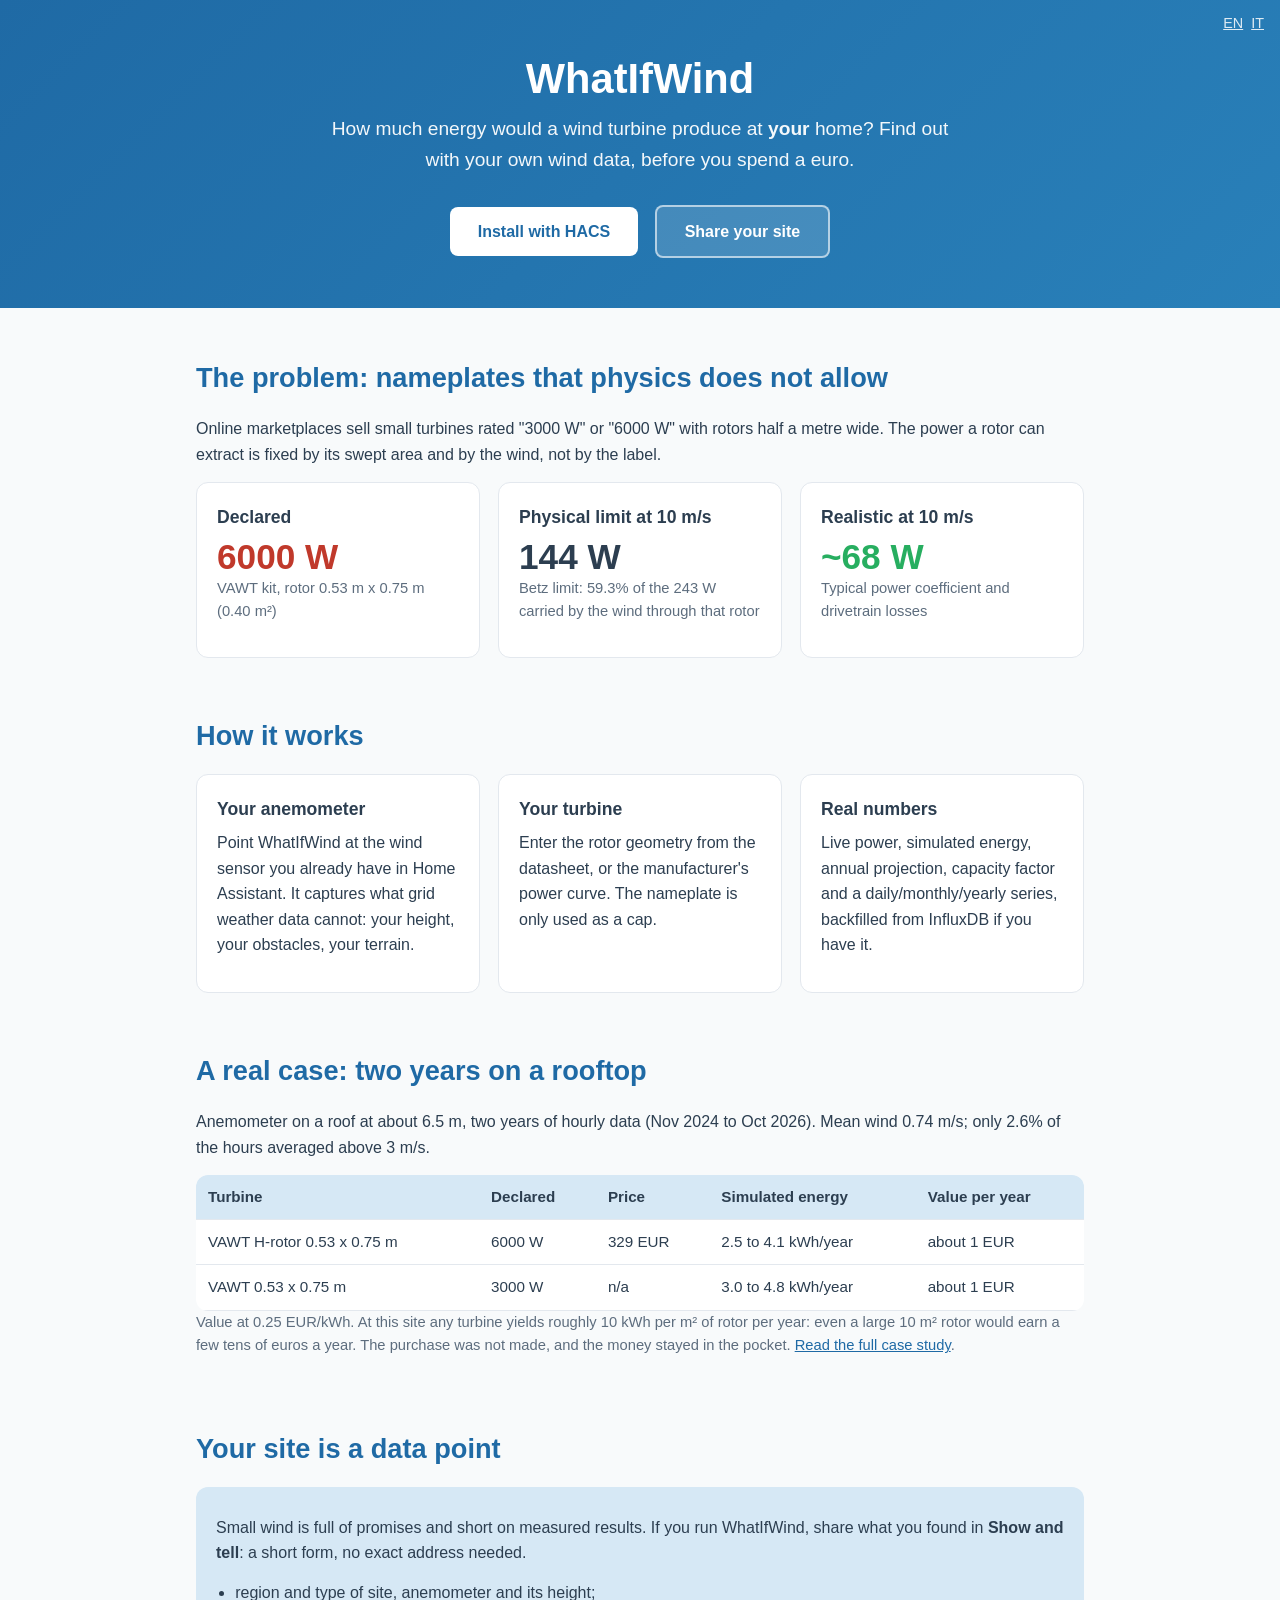
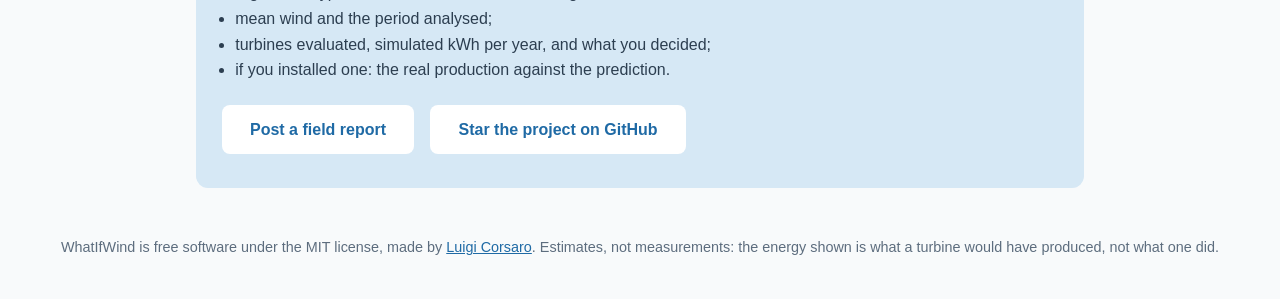
<file: site/index.html>
<!DOCTYPE html>
<html lang="en">
<head>
<meta charset="utf-8">
<meta name="viewport" content="width=device-width, initial-scale=1">
<title>WhatIfWind: know before you buy a wind turbine</title>
<meta name="description" content="Home Assistant integration that runs your own anemometer data through a wind turbine model and tells you how much energy it would really produce at your home, before you buy it.">
<link rel="canonical" href="https://luigicorsaro.com/WhatIfWind/">
<link rel="alternate" hreflang="en" href="https://luigicorsaro.com/WhatIfWind/">
<link rel="alternate" hreflang="it" href="https://luigicorsaro.com/WhatIfWind/it/">
<link rel="alternate" hreflang="x-default" href="https://luigicorsaro.com/WhatIfWind/">
<meta property="og:title" content="WhatIfWind: know before you buy a wind turbine">
<meta property="og:description" content="Your anemometer, a turbine model, real physics. See what a small wind turbine would produce at your site.">
<meta property="og:type" content="website">
<meta property="og:url" content="https://luigicorsaro.com/WhatIfWind/">
<link rel="stylesheet" href="styles.css">
</head>
<body>

<header class="hero">
  <nav class="lang"><a href="./" aria-current="page">EN</a><a href="it/" hreflang="it">IT</a></nav>
  <h1>WhatIfWind</h1>
  <p class="tagline">How much energy would a wind turbine produce at <strong>your</strong> home? Find out with your own wind data, before you spend a euro.</p>
  <a class="cta" href="https://github.com/drake69/WhatIfWind#installation">Install with HACS</a>
  <a class="cta secondary" href="https://github.com/drake69/WhatIfWind/discussions/categories/show-and-tell">Share your site</a>
</header>

<main class="container">

  <section>
    <h2>The problem: nameplates that physics does not allow</h2>
    <p>Online marketplaces sell small turbines rated "3000 W" or "6000 W" with rotors half a metre wide. The power a rotor can extract is fixed by its swept area and by the wind, not by the label.</p>
    <div class="grid">
      <div class="card"><h3>Declared</h3><div class="big warn">6000 W</div><p class="muted">VAWT kit, rotor 0.53 m x 0.75 m (0.40 m²)</p></div>
      <div class="card"><h3>Physical limit at 10 m/s</h3><div class="big">144 W</div><p class="muted">Betz limit: 59.3% of the 243 W carried by the wind through that rotor</p></div>
      <div class="card"><h3>Realistic at 10 m/s</h3><div class="big ok">~68 W</div><p class="muted">Typical power coefficient and drivetrain losses</p></div>
    </div>
  </section>

  <section>
    <h2>How it works</h2>
    <div class="grid">
      <div class="card"><h3>Your anemometer</h3><p>Point WhatIfWind at the wind sensor you already have in Home Assistant. It captures what grid weather data cannot: your height, your obstacles, your terrain.</p></div>
      <div class="card"><h3>Your turbine</h3><p>Enter the rotor geometry from the datasheet, or the manufacturer's power curve. The nameplate is only used as a cap.</p></div>
      <div class="card"><h3>Real numbers</h3><p>Live power, simulated energy, annual projection, capacity factor and a daily/monthly/yearly series, backfilled from InfluxDB if you have it.</p></div>
    </div>
  </section>

  <section>
    <h2>A real case: two years on a rooftop</h2>
    <p>Anemometer on a roof at about 6.5 m, two years of hourly data (Nov 2024 to Oct 2026). Mean wind 0.74 m/s; only 2.6% of the hours averaged above 3 m/s.</p>
    <div class="table-wrap">
    <table>
      <thead><tr><th>Turbine</th><th>Declared</th><th>Price</th><th>Simulated energy</th><th>Value per year</th></tr></thead>
      <tbody>
        <tr><td>VAWT H-rotor 0.53 x 0.75 m</td><td>6000 W</td><td>329 EUR</td><td>2.5 to 4.1 kWh/year</td><td>about 1 EUR</td></tr>
        <tr><td>VAWT 0.53 x 0.75 m</td><td>3000 W</td><td>n/a</td><td>3.0 to 4.8 kWh/year</td><td>about 1 EUR</td></tr>
      </tbody>
    </table>
    </div>
    <p class="muted">Value at 0.25 EUR/kWh. At this site any turbine yields roughly 10 kWh per m² of rotor per year: even a large 10 m² rotor would earn a few tens of euros a year. The purchase was not made, and the money stayed in the pocket. <a href="https://github.com/drake69/WhatIfWind/blob/master/docs/case_study_rooftop_vawt.md">Read the full case study</a>.</p>
  </section>

  <section>
    <h2>Your site is a data point</h2>
    <div class="field">
      <p>Small wind is full of promises and short on measured results. If you run WhatIfWind, share what you found in <strong>Show and tell</strong>: a short form, no exact address needed.</p>
      <ul>
        <li>region and type of site, anemometer and its height;</li>
        <li>mean wind and the period analysed;</li>
        <li>turbines evaluated, simulated kWh per year, and what you decided;</li>
        <li>if you installed one: the real production against the prediction.</li>
      </ul>
      <a class="cta" href="https://github.com/drake69/WhatIfWind/discussions/new?category=show-and-tell">Post a field report</a>
      <a class="cta" href="https://github.com/drake69/WhatIfWind">Star the project on GitHub</a>
    </div>
  </section>

</main>

<footer>
  WhatIfWind is free software under the MIT license, made by <a href="https://luigicorsaro.com/">Luigi Corsaro</a>.
  Estimates, not measurements: the energy shown is what a turbine would have produced, not what one did.
</footer>

</body>
</html>
</file>
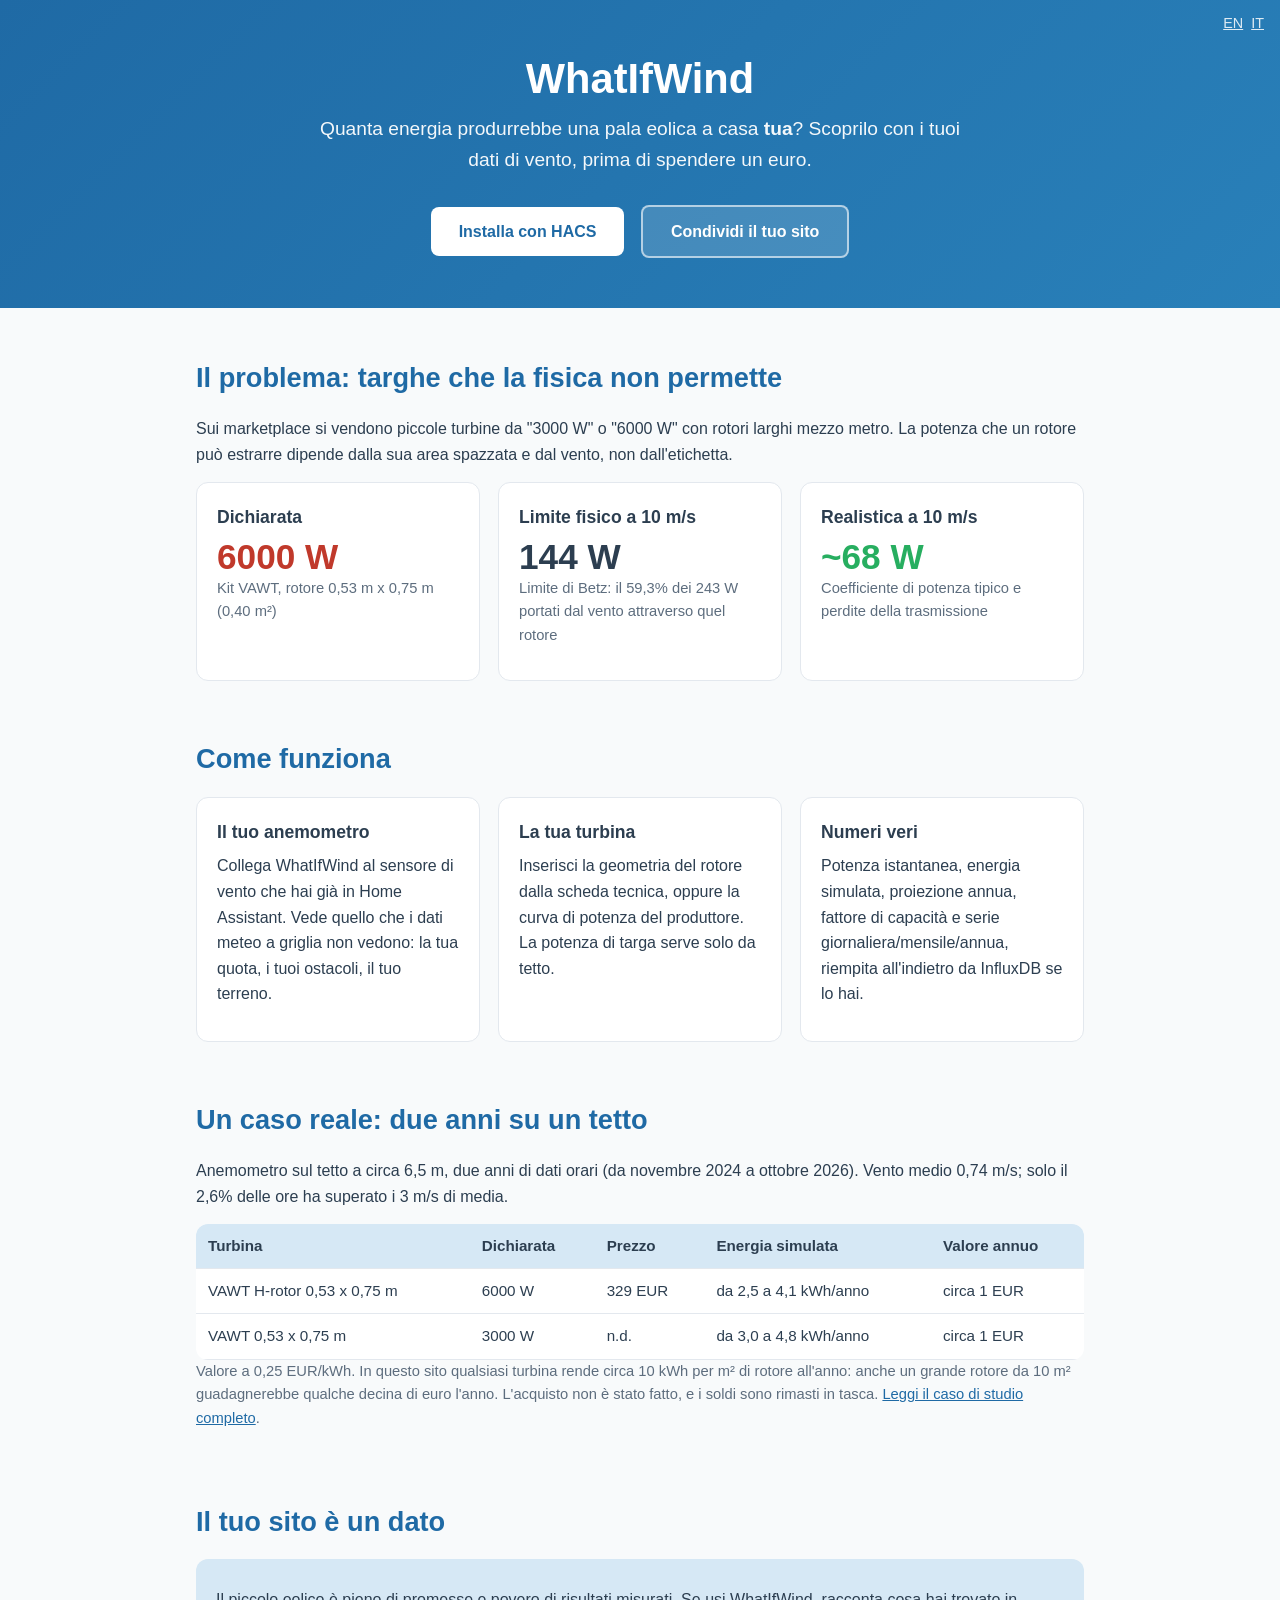
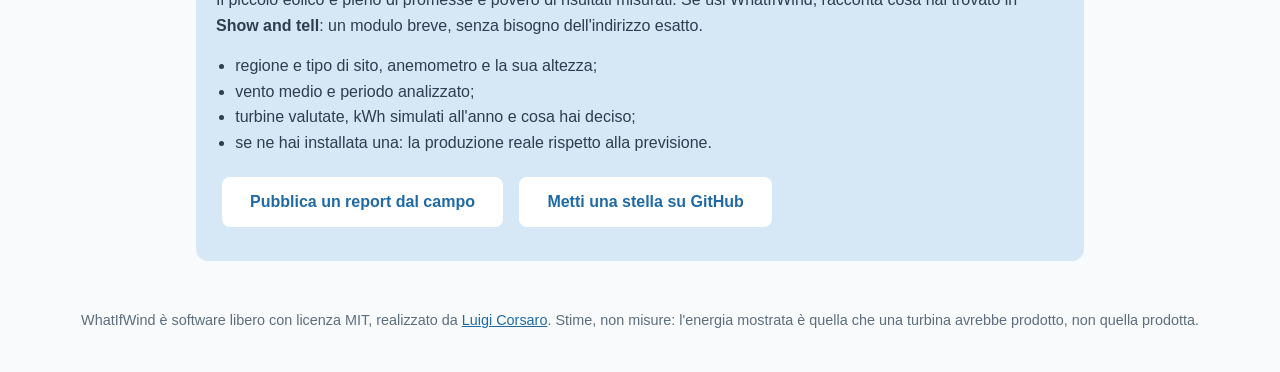
<file: site/it/index.html>
<!DOCTYPE html>
<html lang="it">
<head>
<meta charset="utf-8">
<meta name="viewport" content="width=device-width, initial-scale=1">
<title>WhatIfWind: sapere prima di comprare una pala eolica</title>
<meta name="description" content="Integrazione Home Assistant che fa girare i dati del tuo anemometro dentro il modello di una turbina eolica e ti dice quanta energia produrrebbe davvero a casa tua, prima di comprarla.">
<link rel="canonical" href="https://luigicorsaro.com/WhatIfWind/it/">
<link rel="alternate" hreflang="en" href="https://luigicorsaro.com/WhatIfWind/">
<link rel="alternate" hreflang="it" href="https://luigicorsaro.com/WhatIfWind/it/">
<link rel="alternate" hreflang="x-default" href="https://luigicorsaro.com/WhatIfWind/">
<meta property="og:title" content="WhatIfWind: sapere prima di comprare una pala eolica">
<meta property="og:description" content="Il tuo anemometro, il modello di una turbina, la fisica vera. Scopri quanto produrrebbe una piccola pala eolica a casa tua.">
<meta property="og:type" content="website">
<meta property="og:url" content="https://luigicorsaro.com/WhatIfWind/it/">
<link rel="stylesheet" href="../styles.css">
</head>
<body>

<header class="hero">
  <nav class="lang"><a href="../" hreflang="en">EN</a><a href="./" aria-current="page">IT</a></nav>
  <h1>WhatIfWind</h1>
  <p class="tagline">Quanta energia produrrebbe una pala eolica a casa <strong>tua</strong>? Scoprilo con i tuoi dati di vento, prima di spendere un euro.</p>
  <a class="cta" href="https://github.com/drake69/WhatIfWind#installation">Installa con HACS</a>
  <a class="cta secondary" href="https://github.com/drake69/WhatIfWind/discussions/categories/show-and-tell">Condividi il tuo sito</a>
</header>

<main class="container">

  <section>
    <h2>Il problema: targhe che la fisica non permette</h2>
    <p>Sui marketplace si vendono piccole turbine da "3000 W" o "6000 W" con rotori larghi mezzo metro. La potenza che un rotore può estrarre dipende dalla sua area spazzata e dal vento, non dall'etichetta.</p>
    <div class="grid">
      <div class="card"><h3>Dichiarata</h3><div class="big warn">6000 W</div><p class="muted">Kit VAWT, rotore 0,53 m x 0,75 m (0,40 m²)</p></div>
      <div class="card"><h3>Limite fisico a 10 m/s</h3><div class="big">144 W</div><p class="muted">Limite di Betz: il 59,3% dei 243 W portati dal vento attraverso quel rotore</p></div>
      <div class="card"><h3>Realistica a 10 m/s</h3><div class="big ok">~68 W</div><p class="muted">Coefficiente di potenza tipico e perdite della trasmissione</p></div>
    </div>
  </section>

  <section>
    <h2>Come funziona</h2>
    <div class="grid">
      <div class="card"><h3>Il tuo anemometro</h3><p>Collega WhatIfWind al sensore di vento che hai già in Home Assistant. Vede quello che i dati meteo a griglia non vedono: la tua quota, i tuoi ostacoli, il tuo terreno.</p></div>
      <div class="card"><h3>La tua turbina</h3><p>Inserisci la geometria del rotore dalla scheda tecnica, oppure la curva di potenza del produttore. La potenza di targa serve solo da tetto.</p></div>
      <div class="card"><h3>Numeri veri</h3><p>Potenza istantanea, energia simulata, proiezione annua, fattore di capacità e serie giornaliera/mensile/annua, riempita all'indietro da InfluxDB se lo hai.</p></div>
    </div>
  </section>

  <section>
    <h2>Un caso reale: due anni su un tetto</h2>
    <p>Anemometro sul tetto a circa 6,5 m, due anni di dati orari (da novembre 2024 a ottobre 2026). Vento medio 0,74 m/s; solo il 2,6% delle ore ha superato i 3 m/s di media.</p>
    <div class="table-wrap">
    <table>
      <thead><tr><th>Turbina</th><th>Dichiarata</th><th>Prezzo</th><th>Energia simulata</th><th>Valore annuo</th></tr></thead>
      <tbody>
        <tr><td>VAWT H-rotor 0,53 x 0,75 m</td><td>6000 W</td><td>329 EUR</td><td>da 2,5 a 4,1 kWh/anno</td><td>circa 1 EUR</td></tr>
        <tr><td>VAWT 0,53 x 0,75 m</td><td>3000 W</td><td>n.d.</td><td>da 3,0 a 4,8 kWh/anno</td><td>circa 1 EUR</td></tr>
      </tbody>
    </table>
    </div>
    <p class="muted">Valore a 0,25 EUR/kWh. In questo sito qualsiasi turbina rende circa 10 kWh per m² di rotore all'anno: anche un grande rotore da 10 m² guadagnerebbe qualche decina di euro l'anno. L'acquisto non è stato fatto, e i soldi sono rimasti in tasca. <a href="https://github.com/drake69/WhatIfWind/blob/master/docs/case_study_rooftop_vawt.it.md">Leggi il caso di studio completo</a>.</p>
  </section>

  <section>
    <h2>Il tuo sito è un dato</h2>
    <div class="field">
      <p>Il piccolo eolico è pieno di promesse e povero di risultati misurati. Se usi WhatIfWind, racconta cosa hai trovato in <strong>Show and tell</strong>: un modulo breve, senza bisogno dell'indirizzo esatto.</p>
      <ul>
        <li>regione e tipo di sito, anemometro e la sua altezza;</li>
        <li>vento medio e periodo analizzato;</li>
        <li>turbine valutate, kWh simulati all'anno e cosa hai deciso;</li>
        <li>se ne hai installata una: la produzione reale rispetto alla previsione.</li>
      </ul>
      <a class="cta" href="https://github.com/drake69/WhatIfWind/discussions/new?category=show-and-tell">Pubblica un report dal campo</a>
      <a class="cta" href="https://github.com/drake69/WhatIfWind">Metti una stella su GitHub</a>
    </div>
  </section>

</main>

<footer>
  WhatIfWind è software libero con licenza MIT, realizzato da <a href="https://luigicorsaro.com/">Luigi Corsaro</a>.
  Stime, non misure: l'energia mostrata è quella che una turbina avrebbe prodotto, non quella prodotta.
</footer>

</body>
</html>
</file>
<file: site/styles.css>
:root {
  --accent: #1f6aa5;
  --accent-soft: #d6e8f5;
  --bg: #f8fafb;
  --card: #ffffff;
  --text: #2c3e50;
  --muted: #5d6d7e;
  --warn: #c0392b;
  --ok: #27ae60;
  --border: #e3e8ee;
}
@media (prefers-color-scheme: dark) {
  :root {
    --accent: #5aa9e6;
    --accent-soft: #1c3346;
    --bg: #11161c;
    --card: #1a2129;
    --text: #e4e9ee;
    --muted: #9aa8b5;
    --warn: #ff7b6b;
    --ok: #5fd38d;
    --border: #2a333d;
  }
}
* { margin: 0; padding: 0; box-sizing: border-box; }
body {
  font-family: -apple-system, BlinkMacSystemFont, "Segoe UI", Roboto, Helvetica, Arial, sans-serif;
  color: var(--text);
  background: var(--bg);
  line-height: 1.6;
}
a { color: var(--accent); }
.lang { position: absolute; top: 12px; right: 16px; font-size: 0.9em; }
.lang a { color: #fff; opacity: 0.85; margin-left: 8px; }
.hero {
  position: relative;
  background: linear-gradient(135deg, #1f6aa5, #2980b9);
  color: #fff;
  padding: 56px 16px 44px;
  text-align: center;
}
.hero h1 { font-size: 2.6em; line-height: 1.1; margin-bottom: 0.3em; }
.hero .tagline { font-size: 1.2em; max-width: 640px; margin: 0 auto 1.2em; opacity: 0.95; }
.cta {
  display: inline-block;
  background: #fff;
  color: #1f6aa5;
  padding: 12px 28px;
  border-radius: 8px;
  text-decoration: none;
  font-weight: 600;
  margin: 6px;
}
.cta.secondary { background: rgba(255,255,255,0.15); color: #fff; border: 2px solid rgba(255,255,255,0.6); }
.container { max-width: 920px; margin: 0 auto; padding: 0 16px; }
section { padding: 48px 0 8px; }
h2 { font-size: 1.7em; color: var(--accent); margin-bottom: 0.6em; }
p { margin-bottom: 0.9em; }
.grid { display: grid; grid-template-columns: repeat(auto-fit, minmax(240px, 1fr)); gap: 18px; }
.card { background: var(--card); border: 1px solid var(--border); border-radius: 12px; padding: 20px; }
.card h3 { font-size: 1.1em; margin-bottom: 0.4em; }
.big { font-size: 2.2em; font-weight: 700; line-height: 1.1; }
.big.warn { color: var(--warn); }
.big.ok { color: var(--ok); }
.muted { color: var(--muted); font-size: 0.92em; }
.table-wrap { overflow-x: auto; }
table { width: 100%; border-collapse: collapse; background: var(--card); border-radius: 12px; overflow: hidden; }
th, td { padding: 10px 12px; border-bottom: 1px solid var(--border); text-align: left; font-size: 0.95em; }
th { background: var(--accent-soft); }
.field { background: var(--accent-soft); border-radius: 12px; padding: 28px 20px; margin-top: 8px; }
.field ul { margin: 0.4em 0 1em 1.2em; }
footer { padding: 40px 16px; text-align: center; color: var(--muted); font-size: 0.9em; }
@media (max-width: 560px) {
  .hero h1 { font-size: 2em; }
  .big { font-size: 1.8em; }
}
</file>
